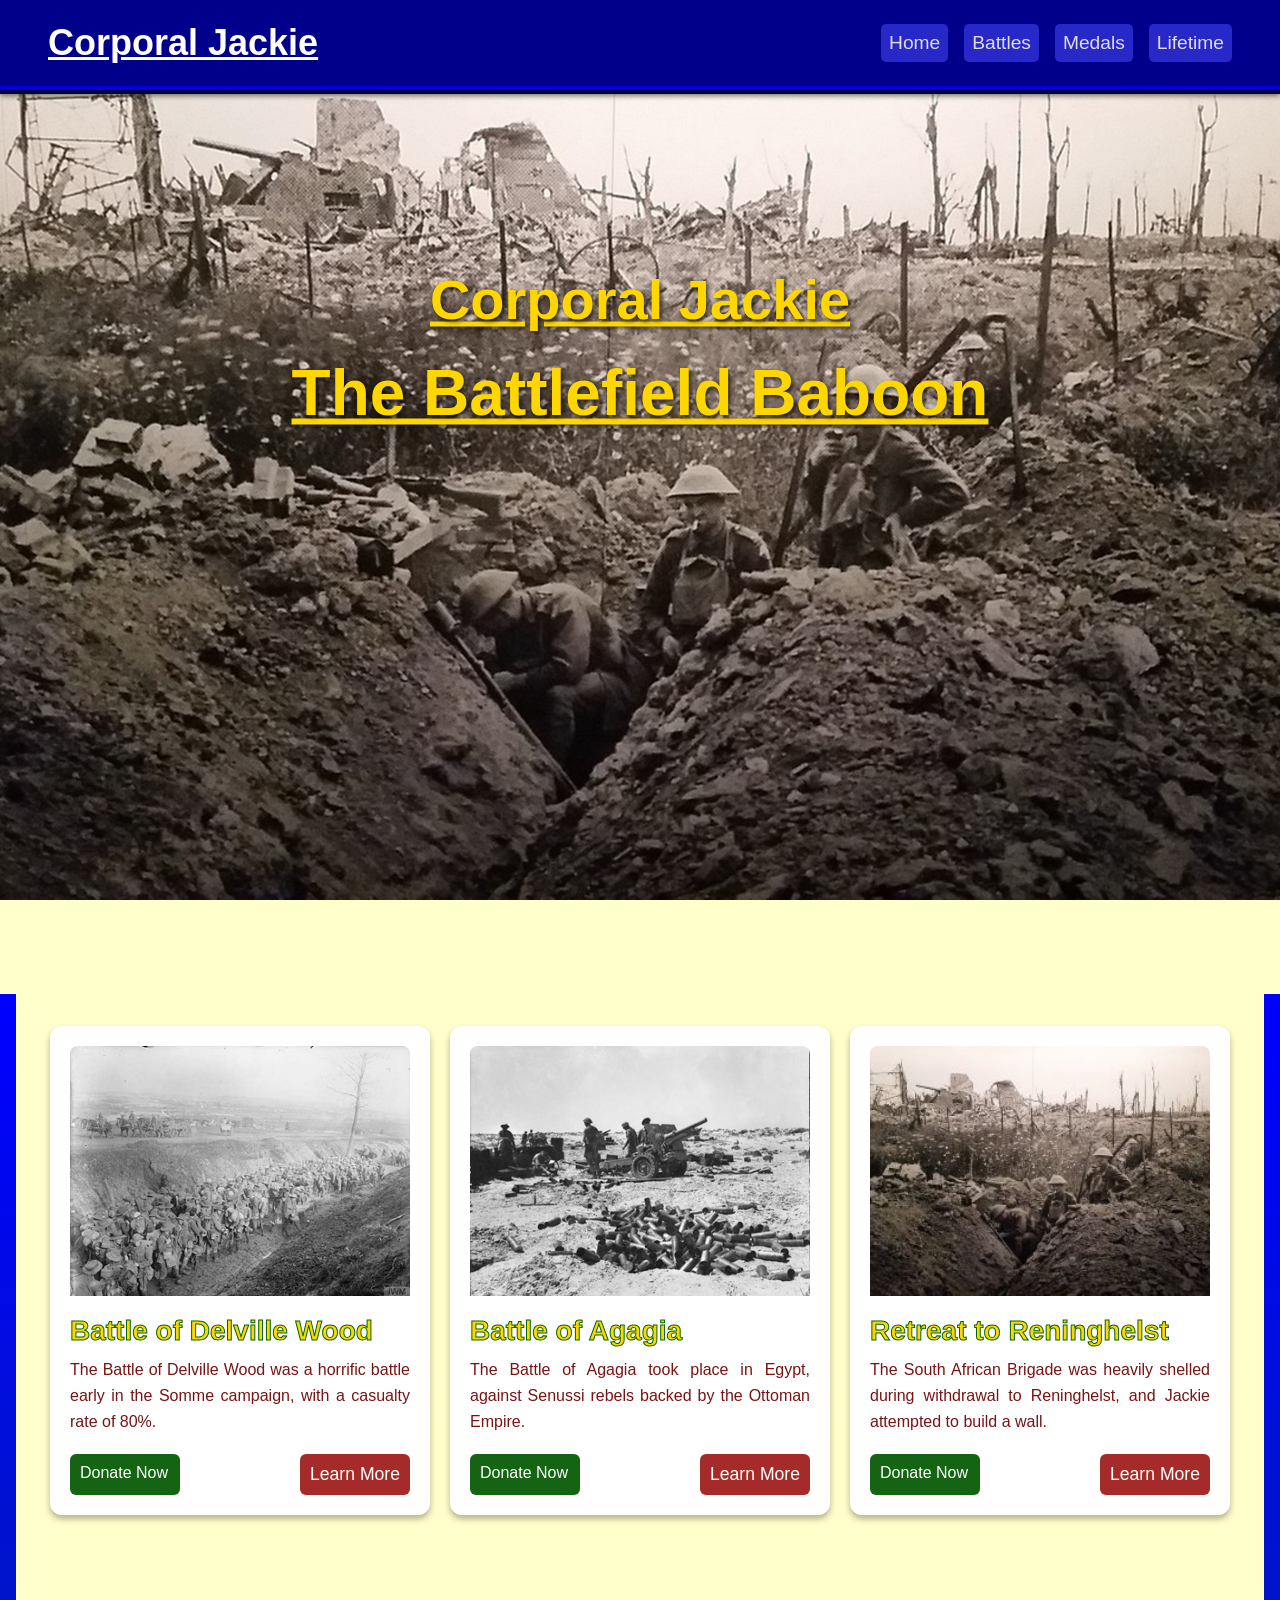
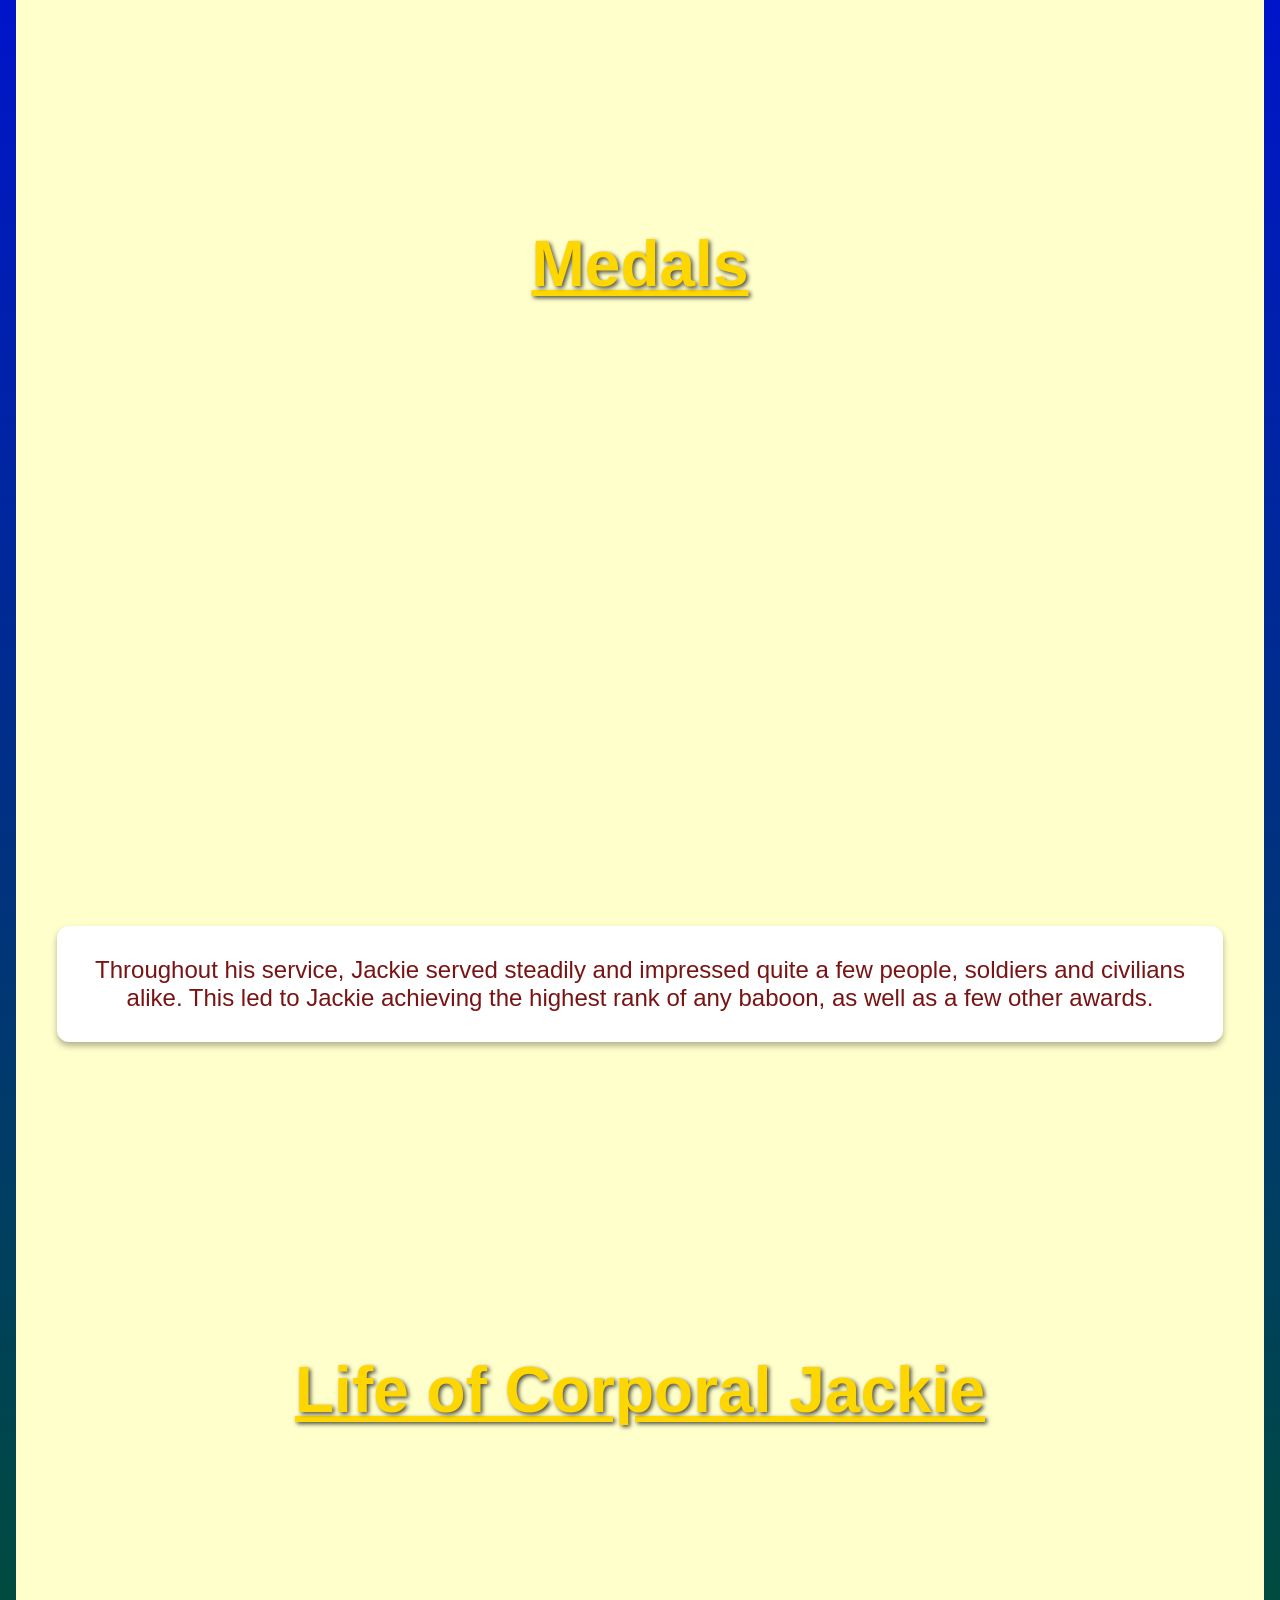
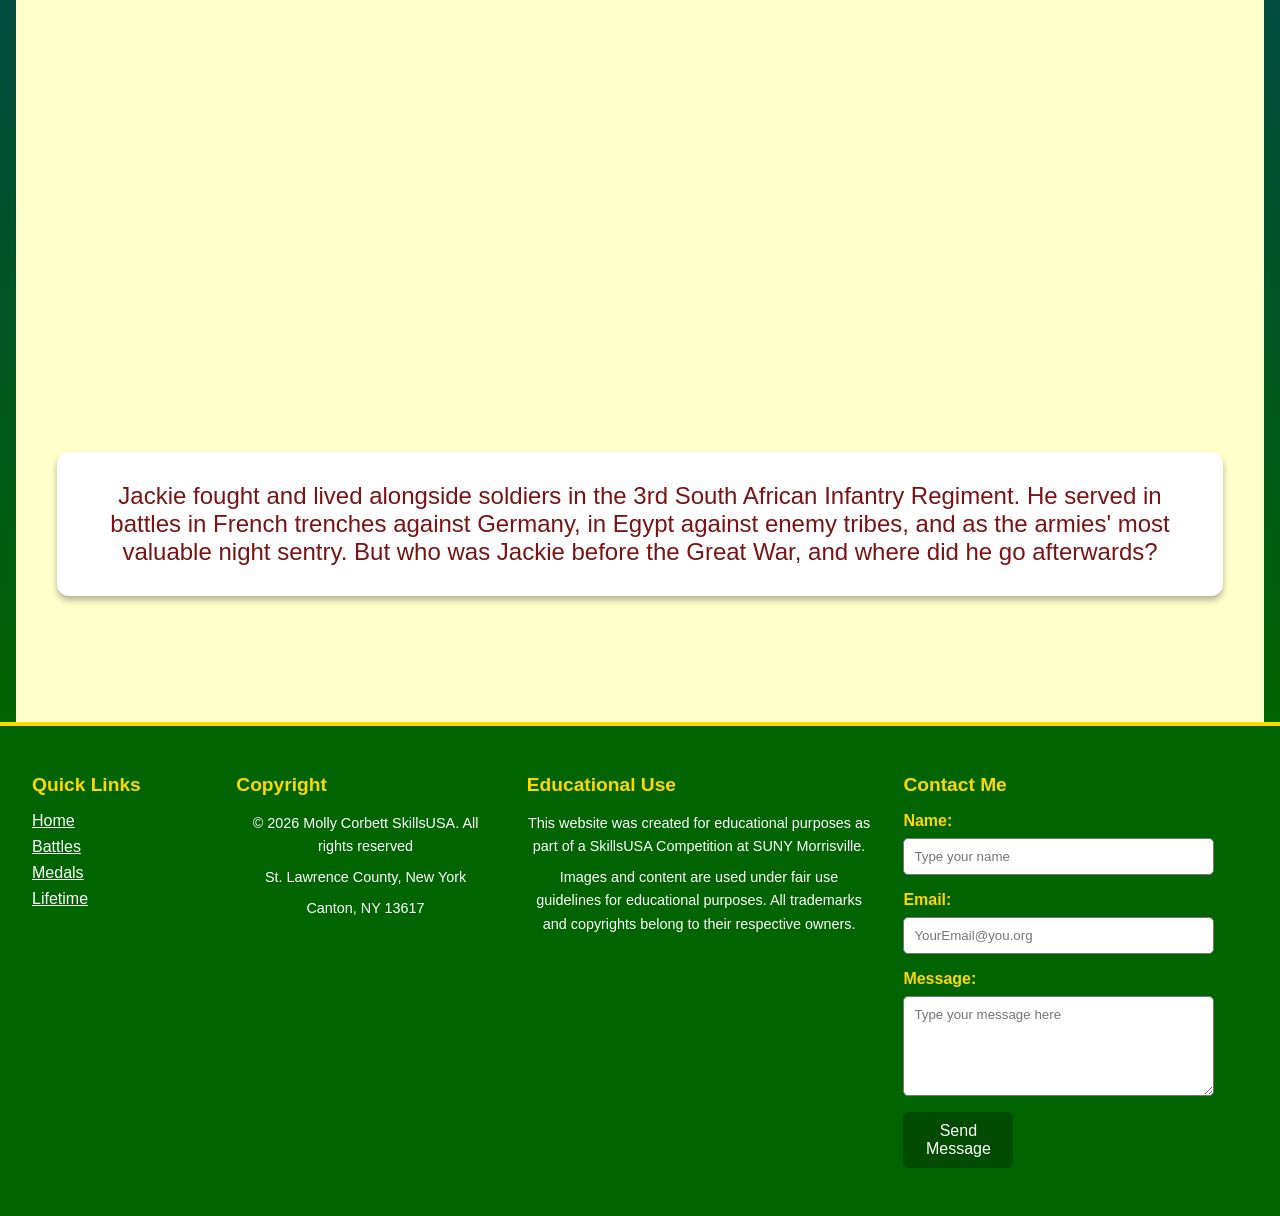
<file: index.html>
<!DOCTYPE html>
<html lang="en">
<head>
    <meta charset="UTF-8">
    <meta name="viewport" content="width=device-width, initial-scale=1.0">
    <title>Corporal Jackie</title>
    <link rel="stylesheet" href="css/styles.css">
</head>
<body>
    <header>
        <div class="nav-container">
            <div class="logo">
                <h2>Corporal Jackie</h2>
            </div>
            <nav>
                <ul class="nav-menu">
                    <li><a href="#home">Home</a></li>
                    <li><a href="#cards">Battles</a></li>
                    <li><a href="pages/medals.html">Medals</a></li>
                    <li><a href="pages/summary.html">Lifetime</a></li>
                </ul>
            </nav>
        </div>
        <section class="hero hero1" id="home">
            <div class="hero-content">
                <h1>Corporal Jackie</h1>
                <h2>The Battlefield Baboon</h2>
            </div>
        </section>
    </header>
    <main>
        <!-- Turn Cards to battles -->
        <section id="cards">
            <div class="card-container">
                <div class="card">
                    <img src="images/the-battle-of-the-somme-375.jpg" alt="A line of soldiers marching through a sunken path">
                    <h3>Battle of Delville Wood</h3>
                    <p>The Battle of Delville Wood was a horrific battle early in the Somme campaign, with a casualty rate of 80&percnt;.</p>
                    <div class="btn-box">
                        <a href="https://www.dav.org/" target="_blank" class="btn btn-grn">Donate Now</a>
                        <a href="pages/delville.html" class="btn btn-red">Learn More</a>
                    </div>
                </div>
                <div class="card">
                    <img src="images/egypt_agagia_img_375.jpg" alt="Some soldiers man an artillery gun behind a pit of empty rounds">
                    <h3>Battle of Agagia</h3>
                    <p>The Battle of Agagia took place in Egypt, against Senussi rebels backed by the Ottoman Empire.</p>
                    <div class="btn-box">
                        <a href="https://www.dav.org/" target="_blank" class="btn btn-grn">Donate Now</a>
                        <a href="pages/agagia.html" class="btn btn-red">Learn More</a>
                    </div>
                </div>
                <div class="card">
                    <img src="images/ww1-trenches-mobile.jpg" alt="Soldiers in the trenches of France, behind barbed wire and destroyed buildings">
                    <h3>Retreat to Reninghelst</h3>
                    <p>The South African Brigade was heavily shelled during withdrawal to Reninghelst, and Jackie attempted to build a wall.</p>
                    <div class="btn-box">
                        <a href="https://www.dav.org/" target="_blank" class="btn btn-grn">Donate Now</a>
                        <a href="pages/reninghelst.html" class="btn btn-red">Learn More</a>
                    </div>
                </div>
            </div>
        </section>
        <section class="hero hero2">
            <div class="hero-content">
                <h2>Medals</h2>
            </div>
        </section>
        <section class="article">
            <article class="hero-box">
                <a href="pages/medals.html" class="btn-hero">Throughout his service, Jackie served steadily and impressed quite a few people, soldiers and civilians alike. This led to Jackie achieving the highest rank of any baboon, as well as a few other awards.</a>
            </article>
        </section>
        <section class="hero hero3">
            <div class="hero-content">
                <h2>Life of Corporal Jackie</h2>
            </div>
        </section>
        <section class="article">
            <article class="hero-box hero-box3">
                <a href="pages/summary.html" class="btn-hero">Jackie fought and lived alongside soldiers in the 3rd South African Infantry Regiment. He served in battles in French trenches against Germany, in Egypt against enemy tribes, and as the armies' most valuable night sentry. But who was Jackie before the Great War, and where did he go afterwards?</a>
            </article>
        </section>
    </main>
    <footer class="footer">
        <div class="footer-container">
            <div class="footer-grid">
                <div class="footer-section footer-nav">
                    <h3>Quick Links</h3>
                        <ul>
                            <li><a href="#home">Home</a></li>
                            <li><a href="#cards">Battles</a></li>
                            <li><a href="pages/medals.html">Medals</a></li>
                            <li><a href="pages/summary.html">Lifetime</a></li>
                        </ul>
                </div>
                <div class="footer-section footer-copyright">
                    <h3>Copyright</h3>
                        <p>&copy; 2026 Molly Corbett SkillsUSA. All rights reserved</p>
                        <p>St. Lawrence County, New York</p>
                        <p>Canton, NY 13617</p>
                </div>
                <div class="footer-section footer-disclaimer">
                    <h3>Educational Use</h3>
                        <p>This website was created for educational purposes as part of a SkillsUSA Competition at SUNY Morrisville.</p>
                        <p>Images and content are used under fair use guidelines for educational purposes. All trademarks and copyrights belong to their respective owners.</p>
                </div>
                <div class="footer-section footer-contact">
                    <h3>Contact Me</h3>
                        <form action="mailto:cte-molly.corbett@sllboces.org" method="POST" enctype="text/plain">
                            <!-- Name Field -->
                            <label for="name">Name:</label>
                            <input type="text" id="name" name="name" required placeholder="Type your name">
                            <!-- Email Field -->
                            <label for="email">Email:</label>
                            <input type="email" id="email" name="email" required placeholder="YourEmail@you.org">
                            <!-- Message Field -->
                            <label for="message">Message:</label>
                            <textarea name="message" id="message" required placeholder="Type your message here"></textarea>
                            <!-- TODO: Add submit button with class "btn btn-primary" -->
                            <button type="submit" class="btn btn-foot">Send Message</button>
                        </form>
                </div>
            </div>
        </div>
    </footer>
</body>
</html>
</file>
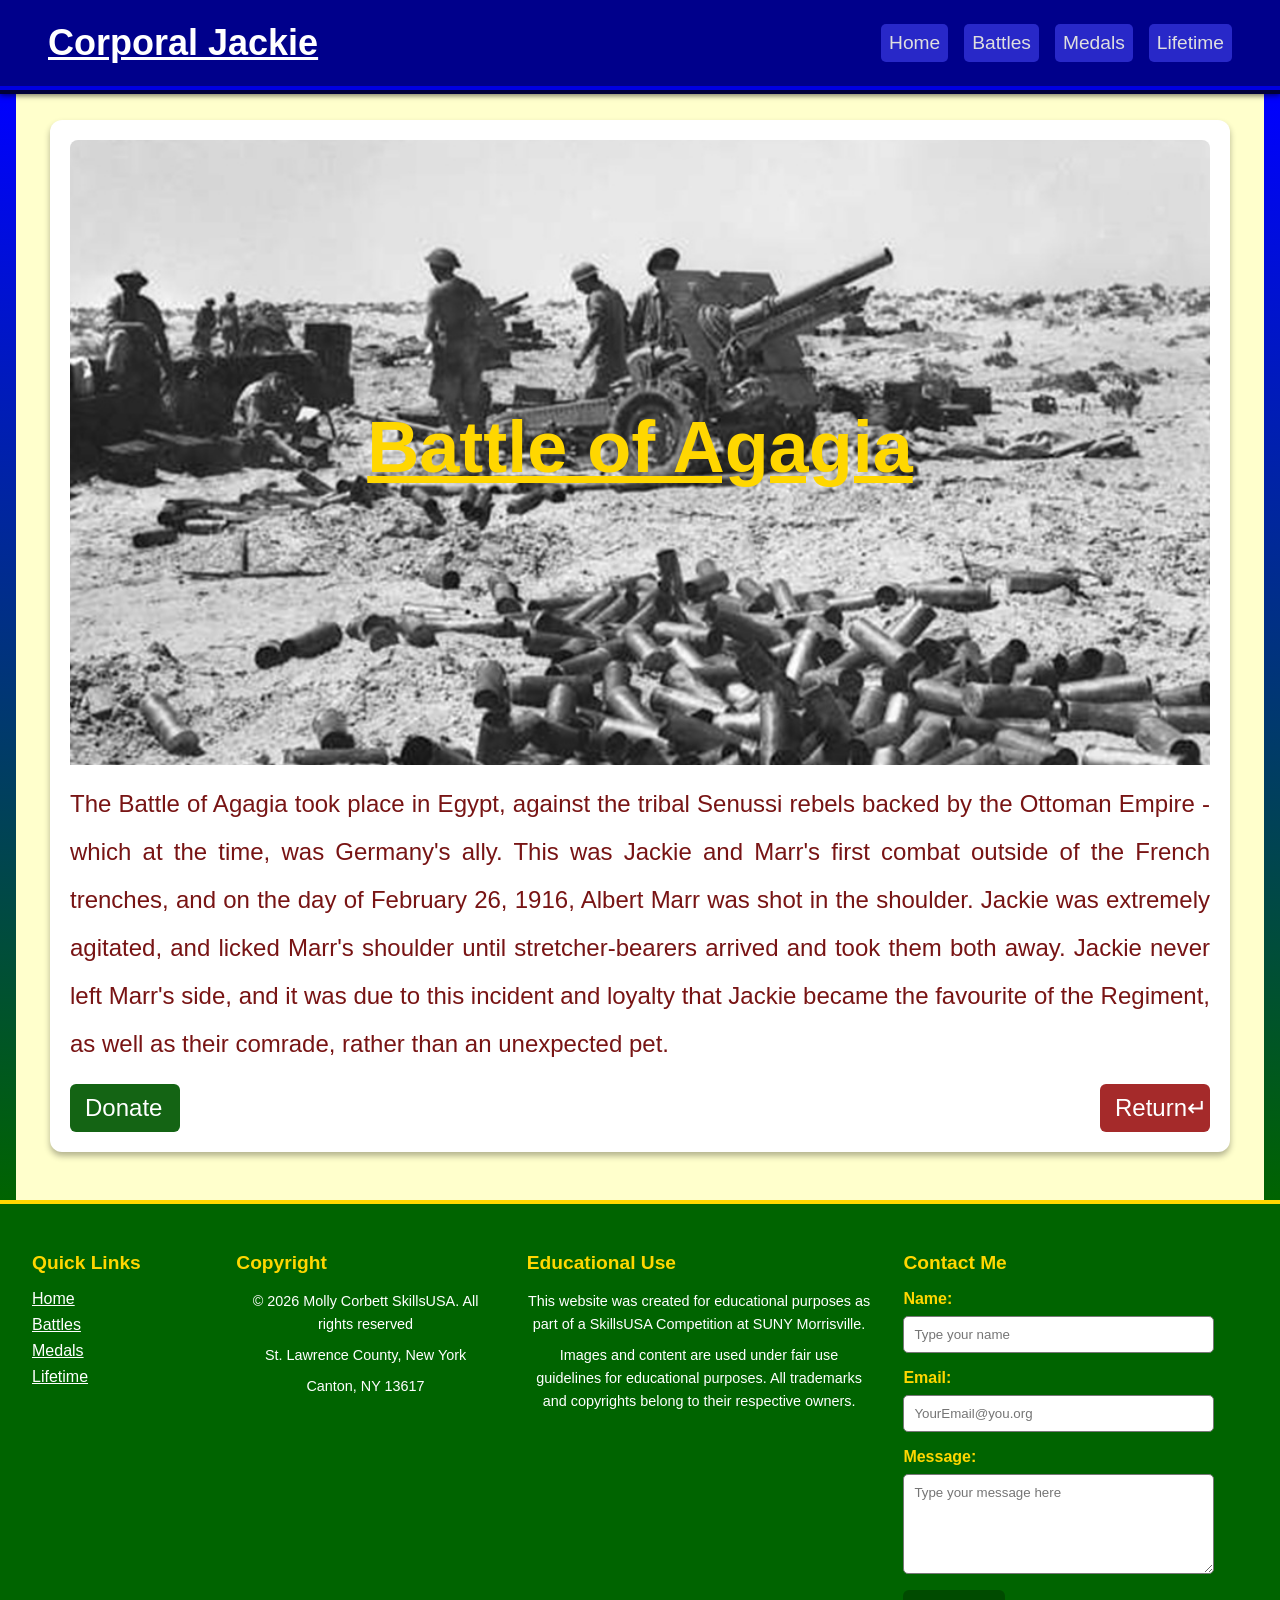
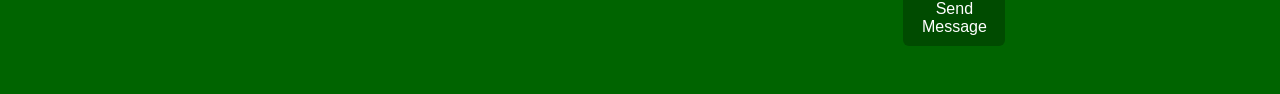
<file: pages/agagia.html>
<!DOCTYPE html>
<html lang="en">
<head>
    <meta charset="UTF-8">
    <meta name="viewport" content="width=device-width, initial-scale=1.0">
    <title>Battle of Agagia</title>
    <link rel="stylesheet" href="../css/pages.css">
</head>
<body>
    <header>
        <div class="nav-container">
            <div class="logo">
                <h2>Corporal Jackie</h2>
            </div>
            <nav>
                <ul class="nav-menu">
                    <li><a href="../index.html#home">Home</a></li>
                    <li><a href="../index.html#cards">Battles</a></li>
                    <li><a href="medals.html">Medals</a></li>
                    <li><a href="summary.html">Lifetime</a></li>
                </ul>
            </nav>
        </div>
    </header>
    <main>
        <div class="large-container">
            <div class="card-large">
                <section class="agagia-img img">
                    <div class="card-title">
                        <h1>Battle of Agagia</h1>
                    </div>
                </section>
                <p>The Battle of Agagia took place in Egypt, against the tribal Senussi rebels backed by the Ottoman Empire - which at the time, was Germany's ally. This was Jackie and Marr's first combat outside of the French trenches, and on the day of February 26, 1916, Albert Marr was shot in the shoulder. Jackie was extremely agitated, and licked Marr's shoulder until stretcher-bearers arrived and took them both away. Jackie never left Marr's side, and it was due to this incident and loyalty that Jackie became the favourite of the Regiment, as well as their comrade, rather than an unexpected pet.</p>
                <div class="btn-box">
                    <a href="https://www.dav.org/" target="_blank" class="btn grn">Donate</a>
                    <a href="../index.html" class="btn red">Return&crarr;</a>
                </div>
            </div>
        </div>
    </main>
    <footer class="footer">
        <div class="footer-container">
            <div class="footer-grid">
                <div class="footer-section footer-nav">
                    <h3>Quick Links</h3>
                        <ul>
                            <li><a href="#home">Home</a></li>
                            <li><a href="#cards">Battles</a></li>
                            <li><a href="pages/medals.html">Medals</a></li>
                            <li><a href="pages/summary.html">Lifetime</a></li>
                        </ul>
                </div>
                <div class="footer-section footer-copyright">
                    <h3>Copyright</h3>
                        <p>&copy; 2026 Molly Corbett SkillsUSA. All rights reserved</p>
                        <p>St. Lawrence County, New York</p>
                        <p>Canton, NY 13617</p>
                </div>
                <div class="footer-section footer-disclaimer">
                    <h3>Educational Use</h3>
                        <p>This website was created for educational purposes as part of a SkillsUSA Competition at SUNY Morrisville.</p>
                        <p>Images and content are used under fair use guidelines for educational purposes. All trademarks and copyrights belong to their respective owners.</p>
                </div>
                <div class="footer-section footer-contact">
                    <h3>Contact Me</h3>
                        <form action="mailto:cte-molly.corbett@sllboces.org" method="POST" enctype="text/plain">
                            <!-- Name Field -->
                            <label for="name">Name:</label>
                            <input type="text" id="name" name="name" required placeholder="Type your name">
                            <!-- Email Field -->
                            <label for="email">Email:</label>
                            <input type="email" id="email" name="email" required placeholder="YourEmail@you.org">
                            <!-- Message Field -->
                            <label for="message">Message:</label>
                            <textarea name="message" id="message" required placeholder="Type your message here"></textarea>
                            <!-- TODO: Add submit button with class "btn btn-primary" -->
                            <button type="submit" class="btn-foot">Send Message</button>
                        </form>
                </div>
            </div>
        </div>
    </footer>
</body>
</html>
</file>
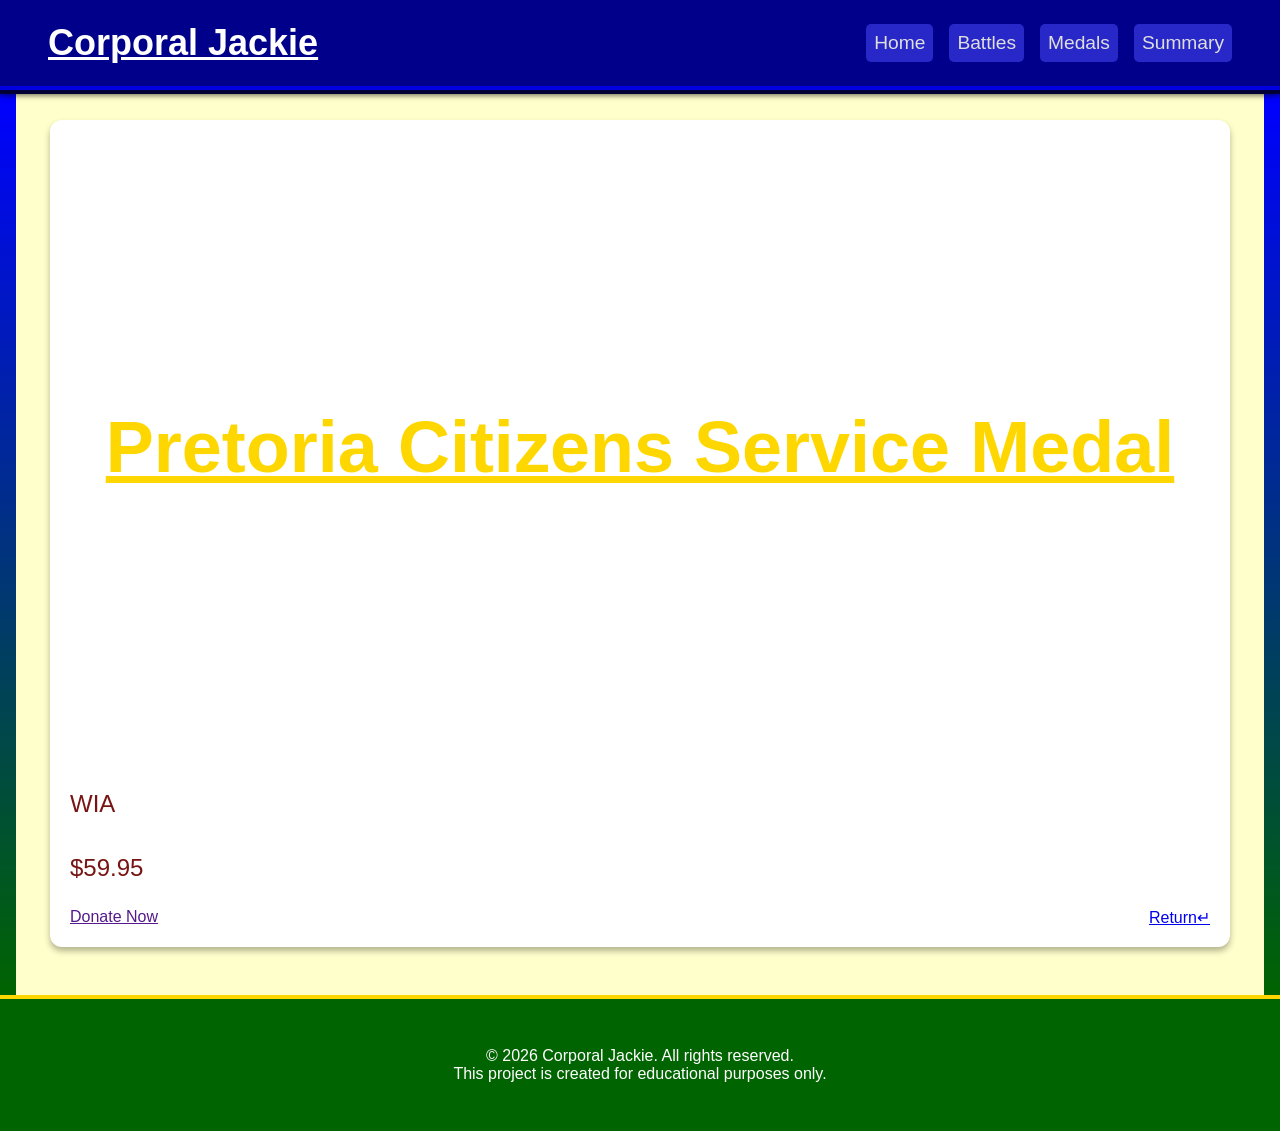
<file: pages/awards.html>
<!DOCTYPE html>
<html lang="en">
<head>
    <meta charset="UTF-8">
    <meta name="viewport" content="width=device-width, initial-scale=1.0">
    <title>Battle of the Somme</title>
    <link rel="stylesheet" href="../css/pages.css">
</head>
<body>
    <header>
        <div class="nav-container">
            <div class="logo">
                <h2>Corporal Jackie</h2>
            </div>
            <nav>
                <ul class="nav-menu">
                    <li><a href="../index.html#home">Home</a></li>
                    <li><a href="../index.html#cards">Battles</a></li>
                    <li><a href="#medals">Medals</a></li>
                    <li><a href="#summary">Summary</a></li>
                </ul>
            </nav>
        </div>
    </header>
    <main>
        <div class="large-container">
            <div class="card-large">
                <section class="img">
                    <div class="card-title">
                        <h1>Pretoria Citizens Service Medal</h1>
                    </div>
                </section>
                <p>WIA</p>
                <p class="price">$59.95</p>
                <div class="btn-box">
                    <a href="" target="_blank" class="btn-grn">Donate Now</a>
                    <a href="../index.html" class="btn-red">Return&crarr;</a>
                </div>
            </div>
        </div>
    </main>
    <footer>
        <div class="footer">
            <p>&copy; 2026 Corporal Jackie. All rights reserved.</p>
            <p>This project is created for educational purposes only.</p>
        </div>
    </footer>
</body>
</html>
</file>
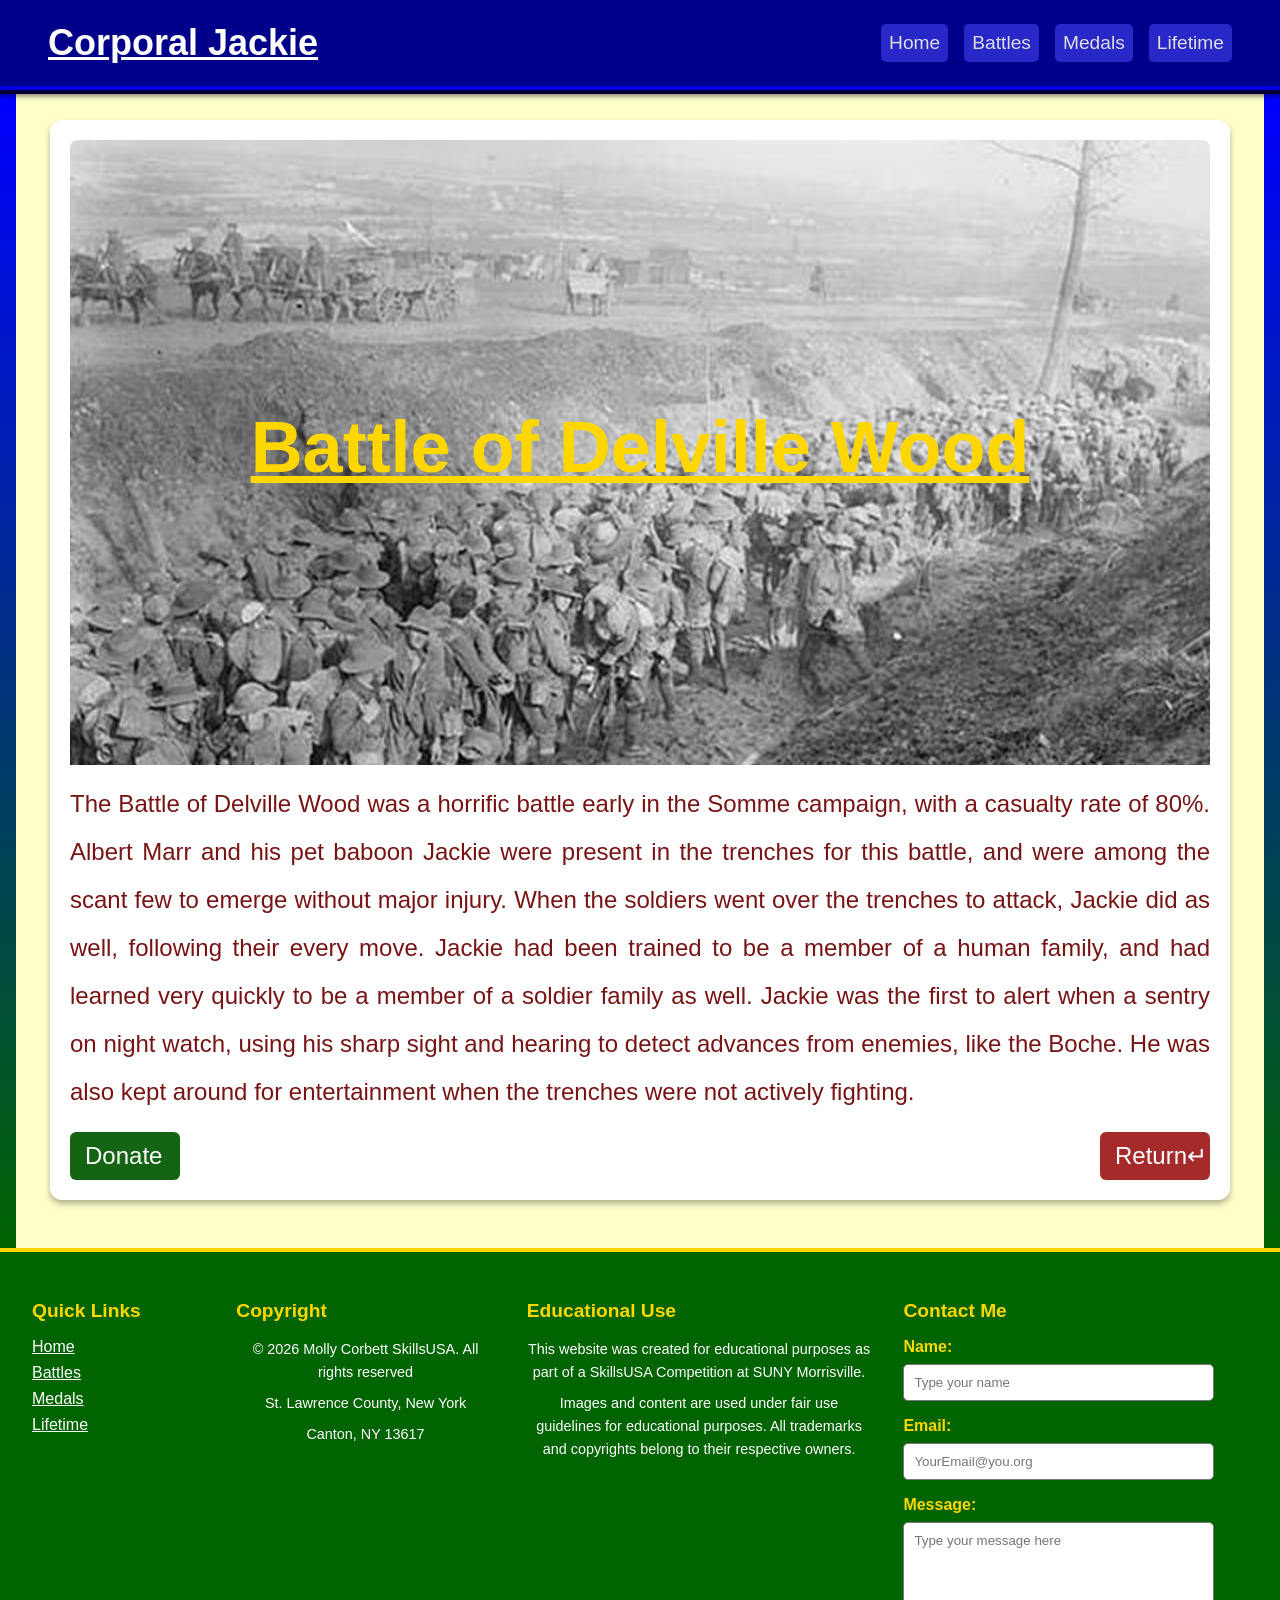
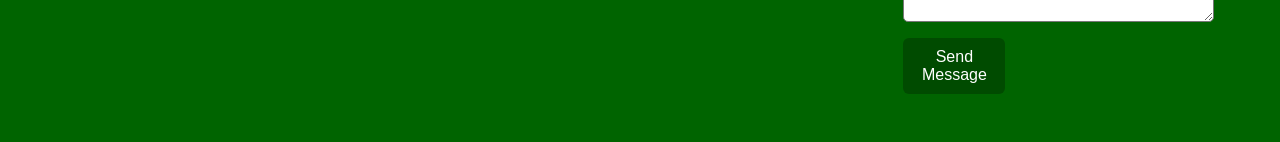
<file: pages/delville.html>
<!DOCTYPE html>
<html lang="en">
<head>
    <meta charset="UTF-8">
    <meta name="viewport" content="width=device-width, initial-scale=1.0">
    <title>Battle of Delville Wood</title>
    <link rel="stylesheet" href="../css/pages.css">
</head>
<body>
    <header>
        <div class="nav-container">
            <div class="logo">
                <h2>Corporal Jackie</h2>
            </div>
            <nav>
                <ul class="nav-menu">
                    <li><a href="../index.html#home">Home</a></li>
                    <li><a href="../index.html#cards">Battles</a></li>
                    <li><a href="medals.html">Medals</a></li>
                    <li><a href="summary.html">Lifetime</a></li>
                </ul>
            </nav>
        </div>
    </header>
    <main>
        <div class="large-container">
            <div class="card-large">
                <section class="delville-img img">
                    <div class="card-title">
                        <h1>Battle of Delville Wood</h1>
                    </div>
                </section>
                <p>The Battle of Delville Wood was a horrific battle early in the Somme campaign, with a casualty rate of 80&percnt;. Albert Marr and his pet baboon Jackie were present in the trenches for this battle, and were among the scant few to emerge without major injury. When the soldiers went over the trenches to attack, Jackie did as well, following their every move. Jackie had been trained to be a member of a human family, and had learned very quickly to be a member of a soldier family as well. Jackie was the first to alert when a sentry on night watch, using his sharp sight and hearing to detect advances from enemies, like the Boche. He was also kept around for entertainment when the trenches were not actively fighting.</p>
                <div class="btn-box">
                    <a href="https://www.dav.org/" target="_blank" class="btn grn">Donate</a>
                    <a href="../index.html" class="btn red">Return&crarr;</a>
                </div>
            </div>
        </div>
    </main>
    <footer class="footer">
        <div class="footer-container">
            <div class="footer-grid">
                <div class="footer-section footer-nav">
                    <h3>Quick Links</h3>
                        <ul>
                            <li><a href="#home">Home</a></li>
                            <li><a href="#cards">Battles</a></li>
                            <li><a href="pages/medals.html">Medals</a></li>
                            <li><a href="pages/summary.html">Lifetime</a></li>
                        </ul>
                </div>
                <div class="footer-section footer-copyright">
                    <h3>Copyright</h3>
                        <p>&copy; 2026 Molly Corbett SkillsUSA. All rights reserved</p>
                        <p>St. Lawrence County, New York</p>
                        <p>Canton, NY 13617</p>
                </div>
                <div class="footer-section footer-disclaimer">
                    <h3>Educational Use</h3>
                        <p>This website was created for educational purposes as part of a SkillsUSA Competition at SUNY Morrisville.</p>
                        <p>Images and content are used under fair use guidelines for educational purposes. All trademarks and copyrights belong to their respective owners.</p>
                </div>
                <div class="footer-section footer-contact">
                    <h3>Contact Me</h3>
                        <form action="mailto:cte-molly.corbett@sllboces.org" method="POST" enctype="text/plain">
                            <!-- Name Field -->
                            <label for="name">Name:</label>
                            <input type="text" id="name" name="name" required placeholder="Type your name">
                            <!-- Email Field -->
                            <label for="email">Email:</label>
                            <input type="email" id="email" name="email" required placeholder="YourEmail@you.org">
                            <!-- Message Field -->
                            <label for="message">Message:</label>
                            <textarea name="message" id="message" required placeholder="Type your message here"></textarea>
                            <!-- TODO: Add submit button with class "btn btn-primary" -->
                            <button type="submit" class="btn-foot">Send Message</button>
                        </form>
                </div>
            </div>
        </div>
    </footer>
</body>
</html>
</file>
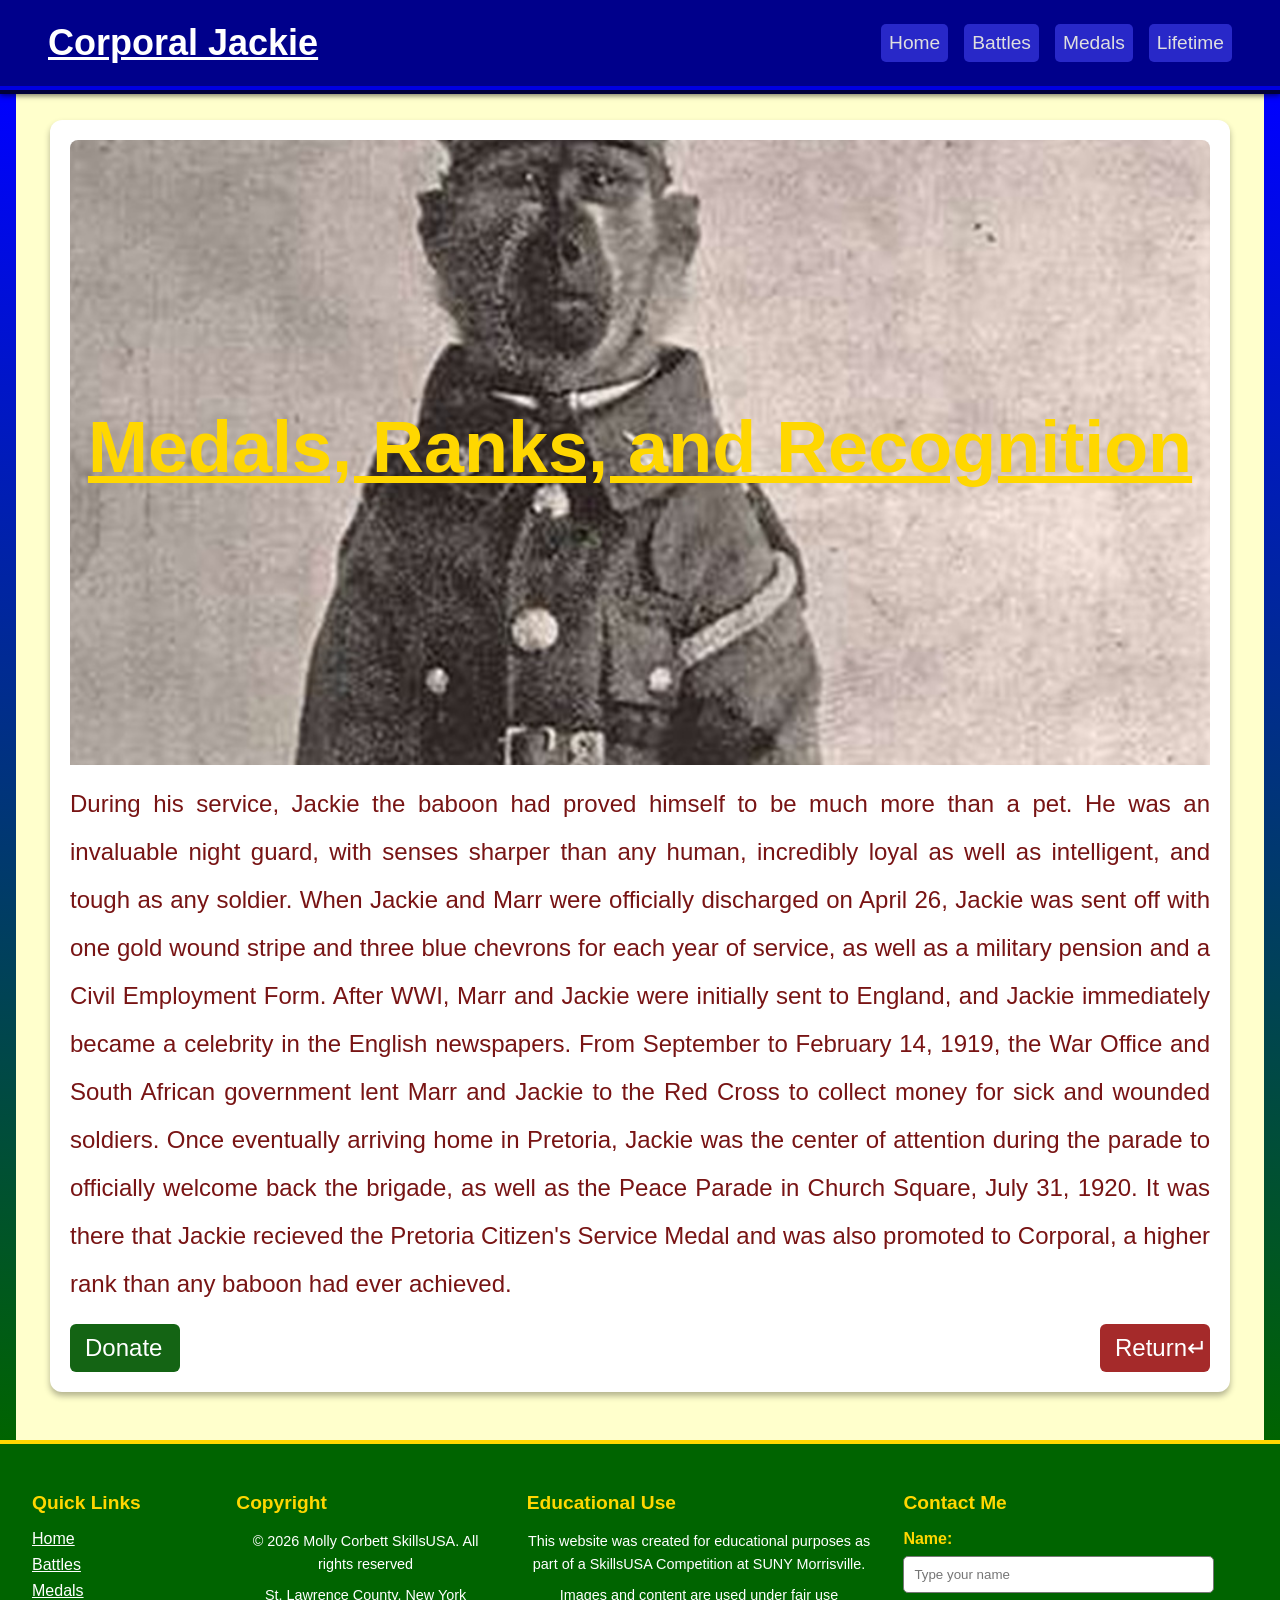
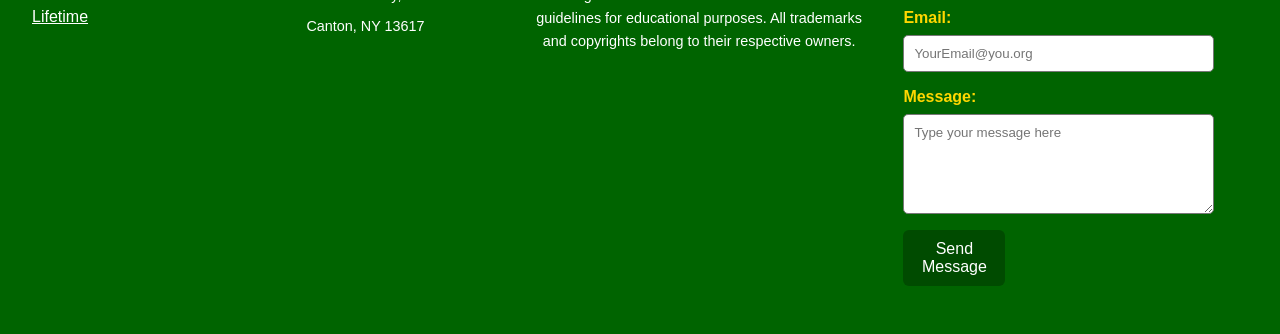
<file: pages/medals.html>
<!DOCTYPE html>
<html lang="en">
<head>
    <meta charset="UTF-8">
    <meta name="viewport" content="width=device-width, initial-scale=1.0">
    <title>Medals &amp; Awards</title>
    <link rel="stylesheet" href="../css/pages.css">
</head>
<body>
    <header>
        <div class="nav-container">
            <div class="logo">
                <h2>Corporal Jackie</h2>
            </div>
            <nav>
                <ul class="nav-menu">
                    <li><a href="../index.html#home">Home</a></li>
                    <li><a href="../index.html#cards">Battles</a></li>
                    <li><a href="medals.html">Medals</a></li>
                    <li><a href="summary.html">Lifetime</a></li>
                </ul>
            </nav>
        </div>
    </header>
    <main>
        <div class="large-container">
            <div class="card-large">
                <section class="jackie-img img">
                    <div class="card-title">
                        <h1>Medals, Ranks, and Recognition</h1>
                    </div>
                </section>
                <p>During his service, Jackie the baboon had proved himself to be much more than a pet. He was an invaluable night guard, with senses sharper than any human, incredibly loyal as well as intelligent, and tough as any soldier. When Jackie and Marr were officially discharged on April 26, Jackie was sent off with one gold wound stripe and three blue chevrons for each year of service, as well as a military pension and a Civil Employment Form. After WWI, Marr and Jackie were initially sent to England, and Jackie immediately became a celebrity in the English newspapers. From September to February 14, 1919, the War Office and South African government lent Marr and Jackie to the Red Cross to collect money for sick and wounded soldiers. Once eventually arriving home in Pretoria, Jackie was the center of attention during the parade to officially welcome back the brigade, as well as the Peace Parade in Church Square, July 31, 1920. It was there that Jackie recieved the Pretoria Citizen's Service Medal and was also promoted to Corporal, a higher rank than any baboon had ever achieved.</p>
                <div class="btn-box">
                    <a href="https://www.dav.org/" target="_blank" class="btn grn">Donate</a>
                    <a href="../index.html" class="btn red">Return&crarr;</a>
                </div>
            </div>
        </div>
    </main>
    <footer class="footer">
        <div class="footer-container">
            <div class="footer-grid">
                <div class="footer-section footer-nav">
                    <h3>Quick Links</h3>
                        <ul>
                            <li><a href="#home">Home</a></li>
                            <li><a href="#cards">Battles</a></li>
                            <li><a href="pages/medals.html">Medals</a></li>
                            <li><a href="pages/summary.html">Lifetime</a></li>
                        </ul>
                </div>
                <div class="footer-section footer-copyright">
                    <h3>Copyright</h3>
                        <p>&copy; 2026 Molly Corbett SkillsUSA. All rights reserved</p>
                        <p>St. Lawrence County, New York</p>
                        <p>Canton, NY 13617</p>
                </div>
                <div class="footer-section footer-disclaimer">
                    <h3>Educational Use</h3>
                        <p>This website was created for educational purposes as part of a SkillsUSA Competition at SUNY Morrisville.</p>
                        <p>Images and content are used under fair use guidelines for educational purposes. All trademarks and copyrights belong to their respective owners.</p>
                </div>
                <div class="footer-section footer-contact">
                    <h3>Contact Me</h3>
                        <form action="mailto:cte-molly.corbett@sllboces.org" method="POST" enctype="text/plain">
                            <!-- Name Field -->
                            <label for="name">Name:</label>
                            <input type="text" id="name" name="name" required placeholder="Type your name">
                            <!-- Email Field -->
                            <label for="email">Email:</label>
                            <input type="email" id="email" name="email" required placeholder="YourEmail@you.org">
                            <!-- Message Field -->
                            <label for="message">Message:</label>
                            <textarea name="message" id="message" required placeholder="Type your message here"></textarea>
                            <!-- TODO: Add submit button with class "btn btn-primary" -->
                            <button type="submit" class="btn-foot">Send Message</button>
                        </form>
                </div>
            </div>
        </div>
    </footer>
</body>
</html>
</file>
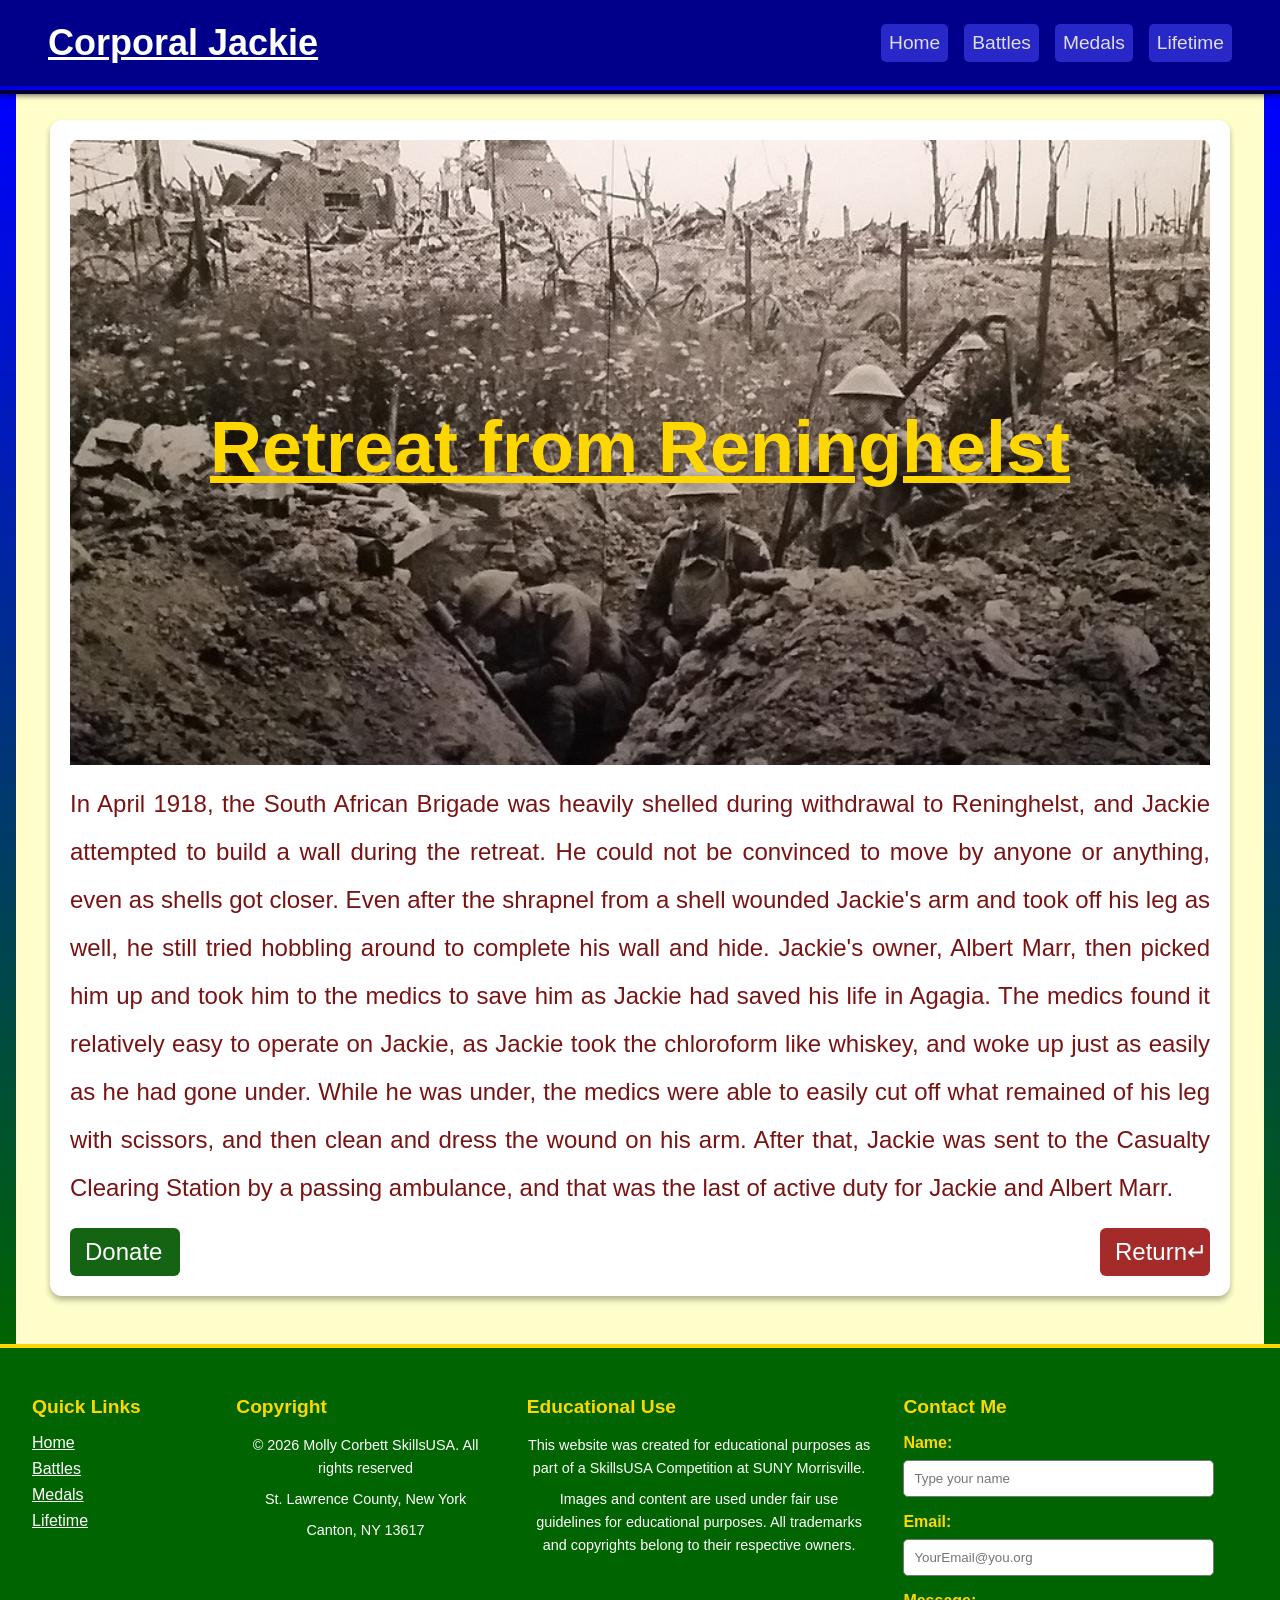
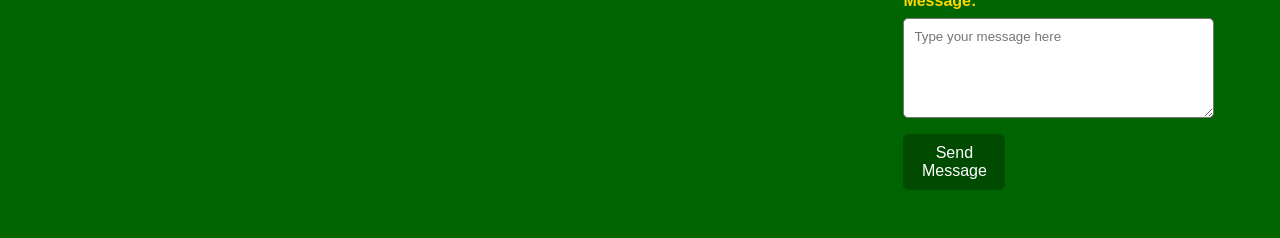
<file: pages/reninghelst.html>
<!DOCTYPE html>
<html lang="en">
<head>
    <meta charset="UTF-8">
    <meta name="viewport" content="width=device-width, initial-scale=1.0">
    <title>Retreat from Reninghelst</title>
    <link rel="stylesheet" href="../css/pages.css">
</head>
<body>
    <header>
        <div class="nav-container">
            <div class="logo">
                <h2>Corporal Jackie</h2>
            </div>
            <nav>
                <ul class="nav-menu">
                    <li><a href="../index.html#home">Home</a></li>
                    <li><a href="../index.html#cards">Battles</a></li>
                    <li><a href="medals.html">Medals</a></li>
                    <li><a href="summary.html">Lifetime</a></li>
                </ul>
            </nav>
        </div>
    </header>
    <main>
        <div class="large-container">
            <div class="card-large">
                <section class="renin-img img">
                    <div class="card-title">
                        <h1>Retreat from Reninghelst</h1>
                    </div>
                </section>
                <p>In April 1918, the South African Brigade was heavily shelled during withdrawal to Reninghelst, and Jackie attempted to build a wall during the retreat. He could not be convinced to move by anyone or anything, even as shells got closer. Even after the shrapnel from a shell wounded Jackie's arm and took off his leg as well, he still tried hobbling around to complete his wall and hide. Jackie's owner, Albert Marr, then picked him up and took him to the medics to save him as Jackie had saved his life in Agagia. The medics found it relatively easy to operate on Jackie, as Jackie took the chloroform like whiskey, and woke up just as easily as he had gone under. While he was under, the medics were able to easily cut off what remained of his leg with scissors, and then clean and dress the wound on his arm. After that, Jackie was sent to the Casualty Clearing Station by a passing ambulance, and that was the last of active duty for Jackie and Albert Marr.</p>
                <div class="btn-box">
                    <a href="https://www.dav.org/" target="_blank" class="btn grn">Donate</a>
                    <a href="../index.html" class="btn red">Return&crarr;</a>
                </div>
            </div>
        </div>
    </main>
    <footer class="footer">
        <div class="footer-container">
            <div class="footer-grid">
                <div class="footer-section footer-nav">
                    <h3>Quick Links</h3>
                        <ul>
                            <li><a href="#home">Home</a></li>
                            <li><a href="#cards">Battles</a></li>
                            <li><a href="pages/medals.html">Medals</a></li>
                            <li><a href="pages/summary.html">Lifetime</a></li>
                        </ul>
                </div>
                <div class="footer-section footer-copyright">
                    <h3>Copyright</h3>
                        <p>&copy; 2026 Molly Corbett SkillsUSA. All rights reserved</p>
                        <p>St. Lawrence County, New York</p>
                        <p>Canton, NY 13617</p>
                </div>
                <div class="footer-section footer-disclaimer">
                    <h3>Educational Use</h3>
                        <p>This website was created for educational purposes as part of a SkillsUSA Competition at SUNY Morrisville.</p>
                        <p>Images and content are used under fair use guidelines for educational purposes. All trademarks and copyrights belong to their respective owners.</p>
                </div>
                <div class="footer-section footer-contact">
                    <h3>Contact Me</h3>
                        <form action="mailto:cte-molly.corbett@sllboces.org" method="POST" enctype="text/plain">
                            <!-- Name Field -->
                            <label for="name">Name:</label>
                            <input type="text" id="name" name="name" required placeholder="Type your name">
                            <!-- Email Field -->
                            <label for="email">Email:</label>
                            <input type="email" id="email" name="email" required placeholder="YourEmail@you.org">
                            <!-- Message Field -->
                            <label for="message">Message:</label>
                            <textarea name="message" id="message" required placeholder="Type your message here"></textarea>
                            <!-- TODO: Add submit button with class "btn btn-primary" -->
                            <button type="submit" class="btn-foot">Send Message</button>
                        </form>
                </div>
            </div>
        </div>
    </footer>
</body>
</html>
</file>
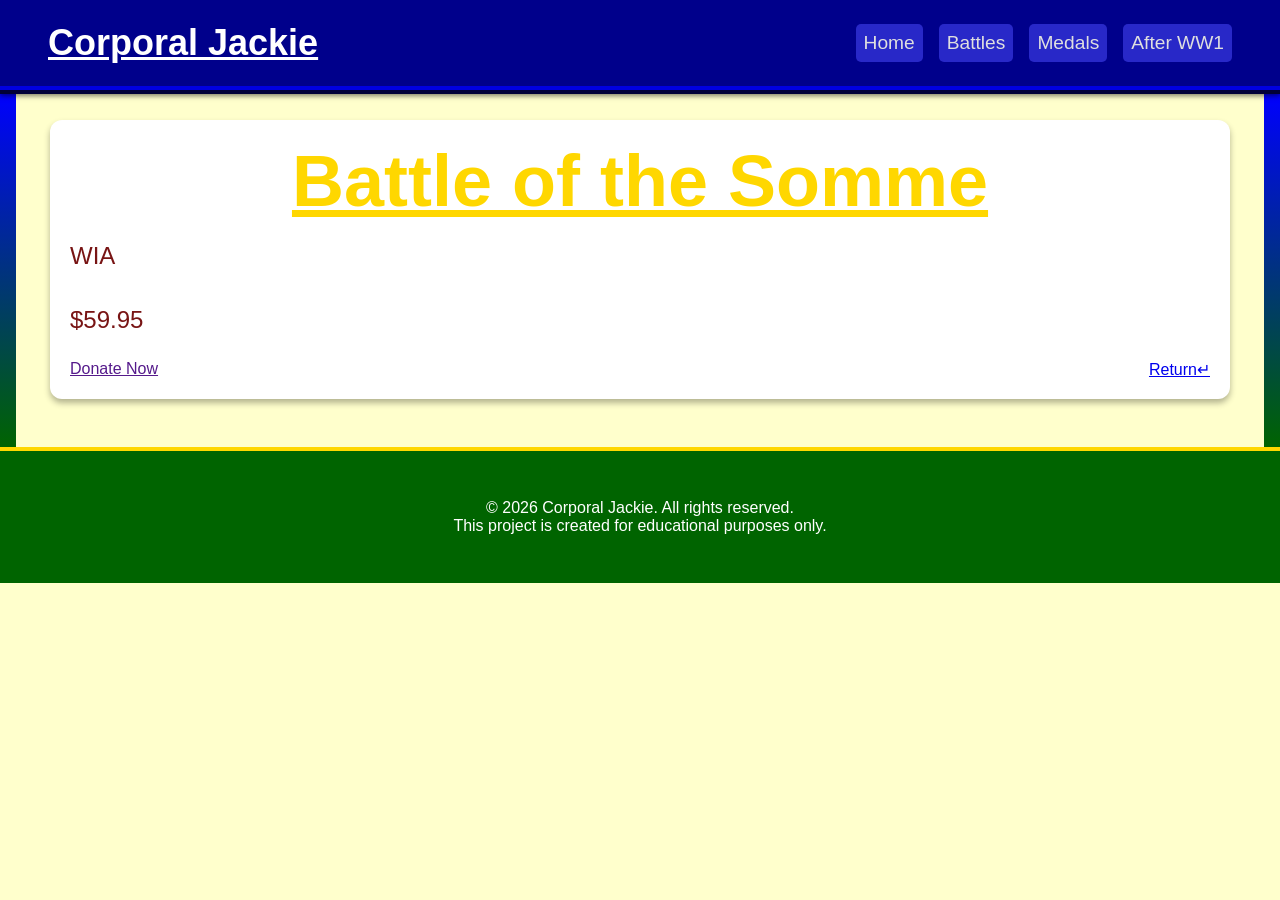
<file: pages/somme.html>
<!DOCTYPE html>
<html lang="en">
<head>
    <meta charset="UTF-8">
    <meta name="viewport" content="width=device-width, initial-scale=1.0">
    <title>Battle of the Somme</title>
    <link rel="stylesheet" href="../css/pages.css">
</head>
<body>
    <header>
        <div class="nav-container">
            <div class="logo">
                <h2>Corporal Jackie</h2>
            </div>
            <nav>
                <ul class="nav-menu">
                    <li><a href="../index.html#home">Home</a></li>
                    <li><a href="../index.html#cards">Battles</a></li>
                    <li><a href="#medals">Medals</a></li>
                    <li><a href="#after">After WW1</a></li>
                </ul>
            </nav>
        </div>
    </header>
    <main>
        <div class="large-container">
            <div class="card-large">
                <section class="rose-img">
                    <div class="card-title">
                        <h1>Battle of the Somme</h1>
                    </div>
                </section>
                <p>WIA</p>
                <p class="price">$59.95</p>
                <div class="btn-box">
                    <a href="" target="_blank" class="btn-grn">Donate Now</a>
                    <a href="../index.html" class="btn-red">Return&crarr;</a>
                </div>
            </div>
        </div>
    </main>
    <footer>
        <div class="footer">
            <p>&copy; 2026 Corporal Jackie. All rights reserved.</p>
            <p>This project is created for educational purposes only.</p>
        </div>
    </footer>
</body>
</html>
</file>
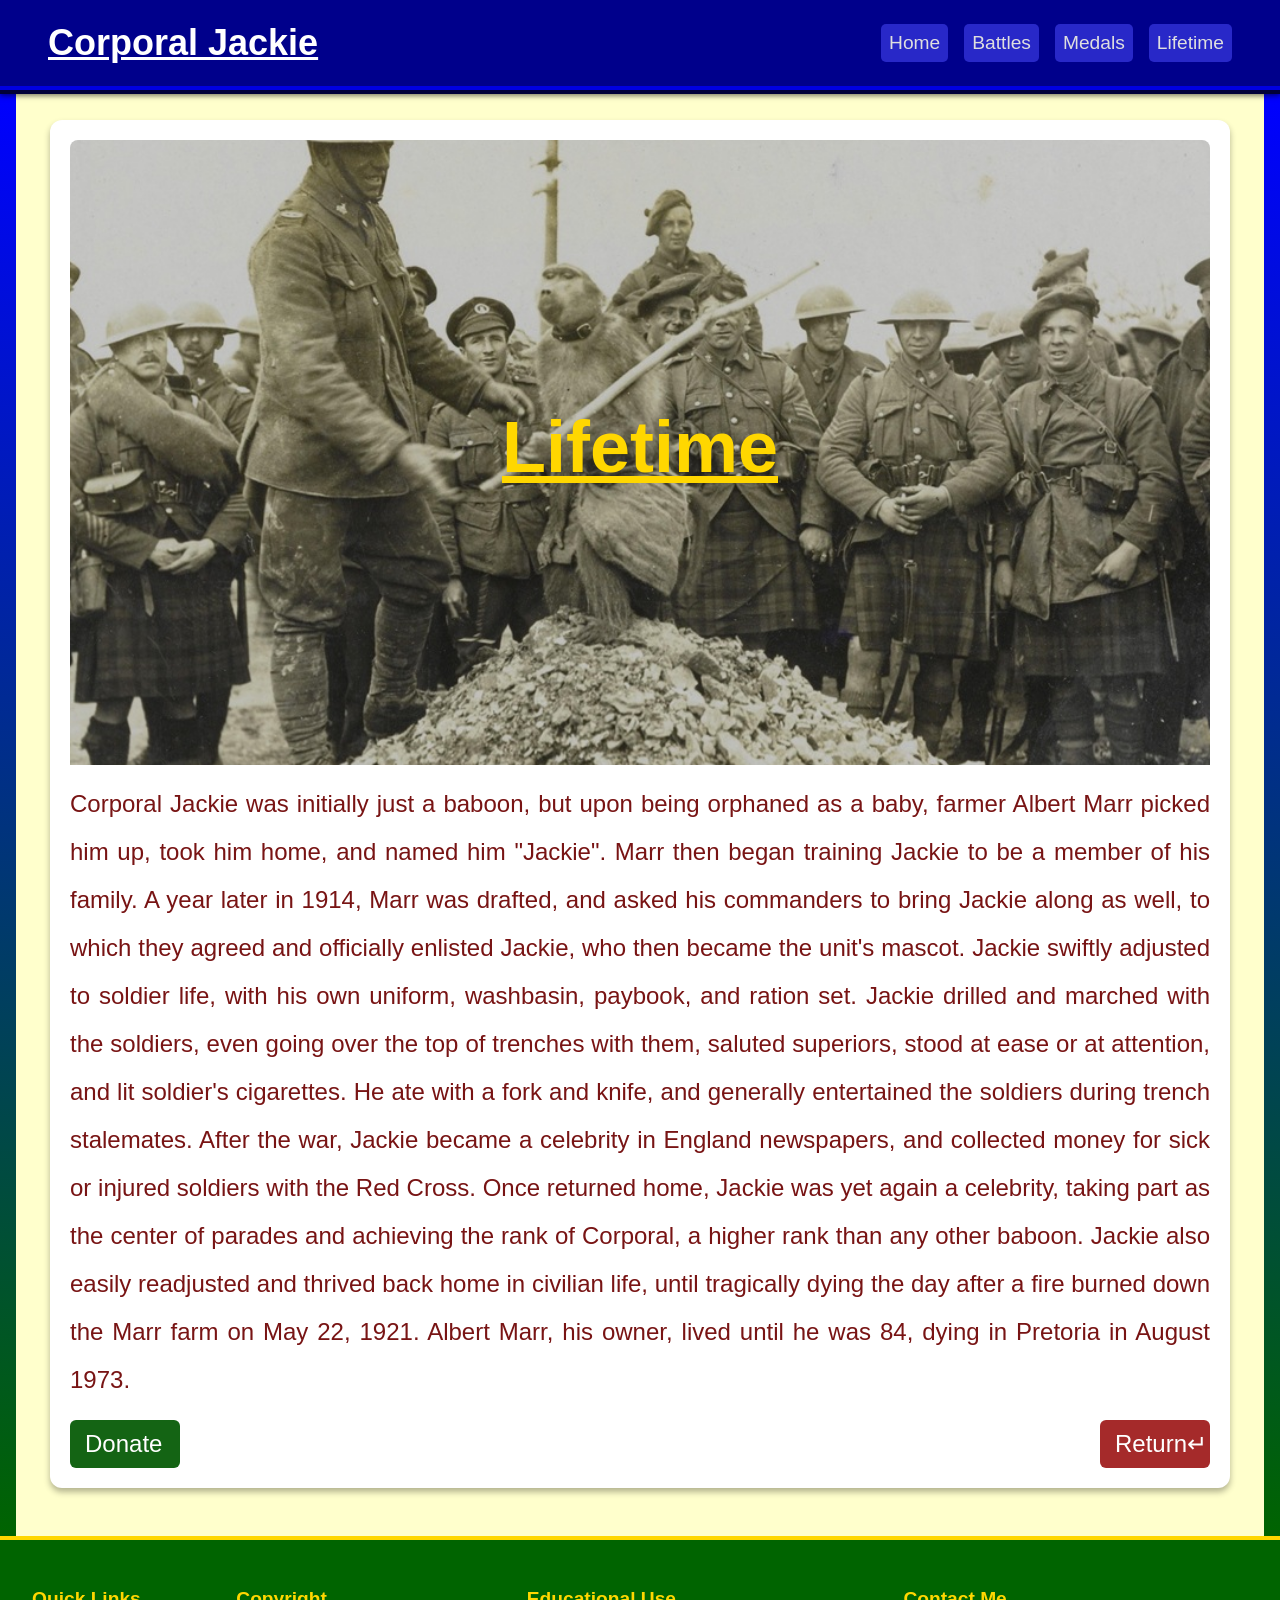
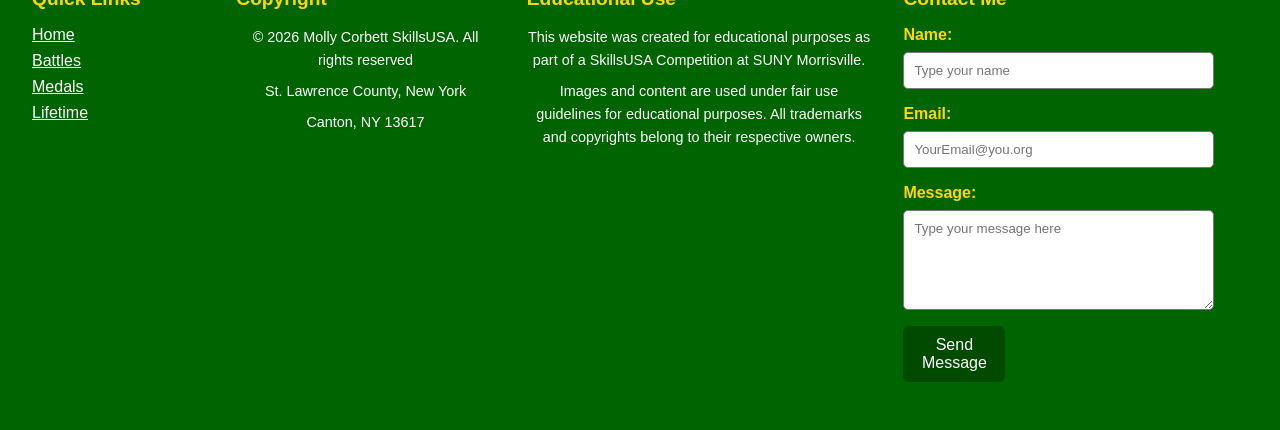
<file: pages/summary.html>
<!DOCTYPE html>
<html lang="en">
<head>
    <meta charset="UTF-8">
    <meta name="viewport" content="width=device-width, initial-scale=1.0">
    <title>Lifetime</title>
    <link rel="stylesheet" href="../css/pages.css">
</head>
<body>
    <header>
        <div class="nav-container">
            <div class="logo">
                <h2>Corporal Jackie</h2>
            </div>
            <nav>
                <ul class="nav-menu">
                    <li><a href="../index.html#home">Home</a></li>
                    <li><a href="../index.html#cards">Battles</a></li>
                    <li><a href="medals.html">Medals</a></li>
                    <li><a href="summary.html">Lifetime</a></li>
                </ul>
            </nav>
        </div>
    </header>
    <main>
        <div class="large-container">
            <div class="card-large">
                <section class="baboon-img img">
                    <div class="card-title">
                        <h1>Lifetime</h1>
                    </div>
                </section>
                <p>Corporal Jackie was initially just a baboon, but upon being orphaned as a baby, farmer Albert Marr picked him up, took him home, and named him "Jackie". Marr then began training Jackie to be a member of his family. A year later in 1914, Marr was drafted, and asked his commanders to bring Jackie along as well, to which they agreed and officially enlisted Jackie, who then became the unit's mascot. Jackie swiftly adjusted to soldier life, with his own uniform, washbasin, paybook, and ration set. Jackie drilled and marched with the soldiers, even going over the top of trenches with them, saluted superiors, stood at ease or at attention, and lit soldier's cigarettes. He ate with a fork and knife, and generally entertained the soldiers during trench stalemates. After the war, Jackie became a celebrity in England newspapers, and collected money for sick or injured soldiers with the Red Cross. Once returned home, Jackie was yet again a celebrity, taking part as the center of parades and achieving the rank of Corporal, a higher rank than any other baboon. Jackie also easily readjusted and thrived back home in civilian life, until tragically dying the day after a fire burned down the Marr farm on May 22, 1921. Albert Marr, his owner, lived until he was 84, dying in Pretoria in August 1973.</p>
                <div class="btn-box">
                    <a href="https://www.dav.org/" target="_blank" class="btn grn">Donate</a>
                    <a href="../index.html" class="btn red">Return&crarr;</a>
                </div>
            </div>
        </div>
    </main>
    <footer class="footer">
        <div class="footer-container">
            <div class="footer-grid">
                <div class="footer-section footer-nav">
                    <h3>Quick Links</h3>
                        <ul>
                            <li><a href="#home">Home</a></li>
                            <li><a href="#cards">Battles</a></li>
                            <li><a href="pages/medals.html">Medals</a></li>
                            <li><a href="pages/summary.html">Lifetime</a></li>
                        </ul>
                </div>
                <div class="footer-section footer-copyright">
                    <h3>Copyright</h3>
                        <p>&copy; 2026 Molly Corbett SkillsUSA. All rights reserved</p>
                        <p>St. Lawrence County, New York</p>
                        <p>Canton, NY 13617</p>
                </div>
                <div class="footer-section footer-disclaimer">
                    <h3>Educational Use</h3>
                        <p>This website was created for educational purposes as part of a SkillsUSA Competition at SUNY Morrisville.</p>
                        <p>Images and content are used under fair use guidelines for educational purposes. All trademarks and copyrights belong to their respective owners.</p>
                </div>
                <div class="footer-section footer-contact">
                    <h3>Contact Me</h3>
                        <form action="mailto:cte-molly.corbett@sllboces.org" method="POST" enctype="text/plain">
                            <!-- Name Field -->
                            <label for="name">Name:</label>
                            <input type="text" id="name" name="name" required placeholder="Type your name">
                            <!-- Email Field -->
                            <label for="email">Email:</label>
                            <input type="email" id="email" name="email" required placeholder="YourEmail@you.org">
                            <!-- Message Field -->
                            <label for="message">Message:</label>
                            <textarea name="message" id="message" required placeholder="Type your message here"></textarea>
                            <!-- TODO: Add submit button with class "btn btn-primary" -->
                            <button type="submit" class="btn-foot">Send Message</button>
                        </form>
                </div>
            </div>
        </div>
    </footer>
</body>
</html>
</file>
<file: css/styles.css>
* {
    margin: 0;
    padding: 0;
    box-sizing: border-box;
}
:root {
    --berry:red;
    --pine:gold;
    --branch:black;
    --wall:white;
    --leaf:green;
    --gold: blue;
}
body {
    font-family: Arial, Helvetica, sans-serif;
    background-color: rgba(255,255,00,0.2);
}
nav {
    padding: 1.5rem;
}
.nav-menu {
    display: flex;
    list-style: none;
    justify-content: space-around;
    align-items: center;
}
.nav-menu li {
    margin: 0 0.5rem;
}
.nav-menu a {
    text-decoration: none;
    color: #dfdfdf;
    background-color: rgb(40,40,200);
    display: block;
    border-radius: 5px;
    padding: 0.5rem;
    font-size: 1.2rem;
    transition: all 0.5s ease;
}
.nav-menu a:hover {
    background: rgb(0,0,255);
    color: gold;
}
.nav-container {
    background-color: darkblue;
    padding: 0rem 1rem;
    position: fixed;
    width: 100%;
    top: 0;
    z-index: 1000;
    box-shadow: 0 2px 5px rgba(0,0,0,0.5);
    display: flex;
    justify-content: space-between;
    align-items: center;
    border-bottom: 0.5rem darkblue ridge;
}
.logo {
    color: white;
    font-size: 1.5rem;
    font-weight: bold;
    margin-left: 2rem;
    text-decoration: underline;
}
.hero {
    position: relative; /* Allows absolute positioning of child elements */
    width: 100%;
    min-height: 500px;
    overflow: hidden;
    margin-top: 5.9rem;
    width: 100%;
    height: 100vh;
    position: relative;
    background-repeat: no-repeat;
    background-size: cover;
    background-position: center;
    background-attachment: fixed;
    display: flex;
    align-items: center;
    justify-content: center;
}
.hero1 {
    background-image: url(../images/ww1-trenches-mobile.jpg);
}
.hero2 {
    background-image: url(../images/the-battle-of-the-somme-375.jpg);
}
.hero3 {
    background-image: url(../images/the_pet_baboon_375.jpg);
}
.hero-content {
    position: absolute;
    top: 30%;
    left: 50%;
    transform: translate(-50%, -50%); /* Perfect centering over the image */
    text-align: center;
    color: var(--pine);
    text-shadow: 2px 2px 4px rgba(0,0,0,0.7);
    z-index: 2;
    width: 90%;
    max-width: 800px;
}
.hero-content h1 {
    font-size: 5rem;
    text-decoration: underline;
    margin-bottom: 1.5rem;
    max-width: 1000px;
}
.hero-content h2 {
    font-size: 4rem;
    text-decoration: underline;
    margin-bottom: 2rem;
    max-width: 800px;
}
.hero-content p {
    font-size: 1.5rem;
}
.btn-hero {
    padding: 10px;
    border-radius: 6px;
    font-size: 1.5rem;
    text-decoration: none;
    border: none;
    cursor: pointer;
    transition: all 0.3s ease;
    text-align: center;
    color: rgb(120,20,20);
    font-size: 1.5rem;
}
.hero-box {
    display: flex;
    justify-content: space-around;
}
.hero-box3 {
    margin-bottom: 5.9rem;
}
main {
    border-right: solid transparent 1rem;
    border-left: solid transparent 1rem;
    border-image: linear-gradient(blue, darkgreen) 1;
    padding-top: 2rem;
    padding-bottom: 2rem;
}
.article {
    display: grid;
    grid-template-columns: 1fr;
    gap: 20px;
    max-width: 95%;
    margin: 0 auto;
    padding: 0 10px;
    margin-top: 1rem;
}
article {
    background: white;
    border-radius: 12px;
    padding: 20px;
    box-shadow: 0 4px 6px rgba(0, 0, 0, 0.3);
    transition: all 0.3s ease;
}
article:hover {
    transform: translateY(-8px);
    box-shadow: 0 12px 24px rgba(0, 0, 0, 0.5);
}
footer p {
    color: white;
    text-align: center;
}
.card-container {
    display: grid;
    grid-template-columns: 1fr;
    gap: 20px;
    max-width: 1200px;
    margin: 0 auto;
    padding: 0 10px;
}
.card {
    background: white;
    border-radius: 12px;
    padding: 20px;
    box-shadow: 0 4px 6px rgba(0, 0, 0, 0.3);
    transition: all 0.3s ease;
}
.card:hover {
    transform: translateY(-8px);
    box-shadow: 0 12px 24px rgba(0, 0, 0, 0.5);
}
.card img {
    width: 100%;
    height: 250px;
    object-fit: cover;
    border-radius: 8px 8px 0 0;
    margin-bottom: 15px;
}
.card h3 {
    -webkit-text-stroke: 1px darkgreen;
    color: gold;
    font-size: 1.75rem;
    margin-bottom: 10px;
}
.card p {
    color: rgb(120,20,20);
    margin-bottom: 20px;
    line-height: 1.6;
    text-align: justify;
}
.btn-box {
    display: flex;
    justify-content: space-between;
}
.btn {
    text-decoration: none;
    color: white;
    border: none;
    padding: 10px;
    border-radius: 6px;
    font-size: 1rem;
    cursor: pointer;
    transition: all 0.3s ease;
    width: 110px;
}
.btn:hover {
    transform: translateY(-2px);
    box-shadow: 0 4px 8px rgba(0,0,0,0.3);
    color: gold
}
.btn-grn {
    background-color: rgb(20,100,20);
}
.btn-grn:hover {
    background-color: var(--leaf);
}
.btn-red {
    background-color: brown;
    font-size: 1.1rem;
}
.btn-red:hover {
    background-color:rgb(200,20,20);
}
/* ==================== FOOTER STYLES ============================================================================================================== */
.footer {
    background-color: darkgreen;
    color: gold;
    padding: 3rem 0;
    border-top: solid 0.3rem gold;
}
/* ==================== FOOTER GRID ==================== */
.footer-grid {
    display: grid;
    grid-template-columns: 1fr;
    gap: 2rem;
    margin: 0 2rem 0 2rem;
    justify-content: space-evenly;
}
.footer-container {
    justify-content: space-evenly;
}
.footer-section h3 {
    color: gold;
    margin-bottom: 1rem;
    font-size: 1.2rem;
}
/* ==================== FOOTER NAVIGATION ==================== */
.footer-nav ul {
    list-style: none;
}
.footer-nav li {
    margin-bottom: 0.5rem;
}
.footer-nav a {
    color: white;
    transition: color 0.3s ease;
}
.footer-nav a:hover {
    color: gold;
}
/* ==================== FOOTER COPYRIGHT & DISCLAIMER ==================== */
.footer-copyright p,
.footer-disclaimer p {
    font-size: 0.9rem;
    line-height: 1.6;
    margin-bottom: 0.5rem;
}
/* ==================== FOOTER CONTACT FORM ==================== */
.footer-contact form {
    display: flex;
    flex-direction: column;
}
.footer-contact label {
    display: block;
    margin-bottom: 0.5rem;
    font-weight: bold;
}
.footer-contact input,
.footer-contact textarea {
    width: 90%;
    padding: 10px;
    margin-bottom: 1rem;
    border: 1px solid #777;
    border-radius: 5px;
    font-family: inherit;
}
.footer-contact textarea {
    min-height: 100px;
    resize: vertical;
    overflow: auto;
}
.btn-foot {
    background-color: rgb(0,75,0);
}
.btn-foot:hover {
    background-color: green;
}
@media screen and (min-width: 768px) {
    .card-container {
        grid-template-columns: 1fr 1fr;
    }
    .hero1 {
    background-image: url(../images/ww1-trenches-725.jpg);
    }
    .hero2 {
        background-image: url(../images/the-battle-of-the-somme.jpg);
    }
    .hero3 {
        background-image: url(../images/the_pet_baboon_725.jpg);
    }
    .footer-grid {
        grid-template-columns: 1fr 1fr;
    }
}
@media screen and (min-width: 1024px) {
    .card-container {
        grid-template-columns: 1fr 1fr 1fr;
    }
    .hero-content h1 {
        font-size: 3.5rem;
    }
    .hero1 {
    background-image: url(../images/ww1-trenches-1920.jpg);
    }
    .hero2 {
        background-image: url(../images/the-battle-of-the-somme-1920.jpg);
    }
    .hero3 {
        background-image: url(../images/the_pet_baboon_1920.jpg);
    }
    .footer-grid {
        grid-template-columns: 0.5fr 0.75fr 1fr 1fr;
    }
}
</file>
<file: css/pages.css>
* {
    margin: 0;
    padding: 0;
    box-sizing: border-box;
}
:root {
    --berry:red;
    --pine:blue;
    --branch:black;
    --wall:white;
    --leaf:green;
    --gold: gold;
}
body {
    font-family: Arial, Helvetica, sans-serif;
    background-color: rgba(255,255,00,0.2);
}
main {
    border-right: solid transparent 1rem;
    border-left: solid transparent 1rem;
    border-image: linear-gradient(blue, darkgreen) 1;
    padding-top: 0.7rem;
    margin-top: 5.8rem;
}
nav {
    padding: 1.5rem;
    background-color: darkblue;
}
.nav-menu {
    display: flex;
    list-style: none;
    justify-content: space-around;
    align-items: center;
}
.nav-menu li {
    margin: 0 0.5rem;
}
.nav-menu a {
    text-decoration: none;
    color: #dfdfdf;
    background-color: rgb(40,40,200);
    display: block;
    border-radius: 5px;
    padding: 0.5rem;
    font-size: 1.2rem;
    transition: all 0.5s ease;
}
.nav-menu a:hover {
    background: rgb(0,0,255);
    color: gold;
}
.nav-container {
    background-color: darkblue;
    padding: 0rem 1rem;
    position: fixed;
    width: 100%;
    top: 0;
    z-index: 1000;
    box-shadow: 0 2px 5px rgba(0,0,0,0.5);
    display: flex;
    justify-content: space-between;
    align-items: center;
    border-bottom: 0.5rem darkblue ridge;
}
.logo {
    color: white;
    font-size: 1.5rem;
    font-weight: bold;
    margin-left: 2rem;
    text-decoration: underline;
}
footer p {
    color: white;
    text-align: center;
}
.large-container {
    display: grid;
    grid-template-columns: 1fr;
    gap: 20px;
    max-width: 1200px;
    margin: 0 auto;
    margin-top: 1rem;
    padding: 0 10px;
    padding-bottom: 3rem;
}
.card-large {
    background: white;
    border-radius: 12px;
    padding: 20px;
    box-shadow: 0 4px 6px rgba(0, 0, 0, 0.3);
}
.img {
    width: 100%;
    height: 625px;
    position: relative;
    background-repeat: no-repeat;
    background-size: cover;
    background-position: center;
    background-attachment: fixed;
    display: flex;
    align-items: center;
    justify-content: center;
    border-radius: 8px 8px 0 0;
    margin-bottom: 15px;
}
.agagia-img {
    background-image: url(../images/egypt_agagia_img_375.jpg);
}
.renin-img {
    background-image: url(../images/ww1-trenches-mobile.jpg);
}
.delville-img {
    background-image: url(../images/the-battle-of-the-somme-375.jpg);
}
.baboon-img {
    background-image: url(../images/the_pet_baboon_375.jpg);
}
.jackie-img {
    background-image: url(../images/corporal-jackie-the-baboon-injured.jpg);
    background-position: top;
}
.card-title {
    color: var(--gold);
    font-size: 3rem;
    margin-bottom: 10px;
    text-align: center;
    text-decoration: underline;
    z-index: 10;
}
.card-large p {
    color: rgb(120,20,20);
    font-size: 1.5rem;
    line-height: 2;
    text-align: justify;
    margin-bottom: 1rem;
}
.btn-box {
    display: flex;
    justify-content: space-between;
}
.btn {
    text-decoration: none;
    color: white;
    border: none;
    padding: 10px 15px;
    border-radius: 6px;
    font-size: 1.5rem;
    cursor: pointer;
    transition: all 0.3s ease;
    width: 110px;
}
.btn:hover {
    transform: translateY(-2px);
    box-shadow: 0 4px 8px rgba(0,0,0,0.3);
    color: gold;
}
.grn {
    background-color: rgb(20,100,20);
}
.grn:hover{
    background-color: var(--leaf);
}
.red {
    background-color: brown;
}
.red:hover {
    background-color:rgb(200,20,20);
}
/* ==================== FOOTER STYLES ============================================================================================================== */
.footer {
    background-color: darkgreen;
    color: gold;
    padding: 3rem 0;
    border-top: solid 0.3rem gold;
}
/* ==================== FOOTER GRID ==================== */
.footer-grid {
    display: grid;
    grid-template-columns: 1fr;
    gap: 2rem;
    margin: 0 2rem 0 2rem;
    justify-content: space-evenly;
}
.footer-container {
    justify-content: space-evenly;
}
.footer-section h3 {
    color: gold;
    margin-bottom: 1rem;
    font-size: 1.2rem;
}
/* ==================== FOOTER NAVIGATION ==================== */
.footer-nav ul {
    list-style: none;
}
.footer-nav li {
    margin-bottom: 0.5rem;
}
.footer-nav a {
    color: white;
    transition: color 0.3s ease;
}
.footer-nav a:hover {
    color: gold;
}
/* ==================== FOOTER COPYRIGHT & DISCLAIMER ==================== */
.footer-copyright p,
.footer-disclaimer p {
    font-size: 0.9rem;
    line-height: 1.6;
    margin-bottom: 0.5rem;
}
/* ==================== FOOTER CONTACT FORM ==================== */
.footer-contact form {
    display: flex;
    flex-direction: column;
}
.footer-contact label {
    display: block;
    margin-bottom: 0.5rem;
    font-weight: bold;
}
.footer-contact input,
.footer-contact textarea {
    width: 90%;
    padding: 10px;
    margin-bottom: 1rem;
    border: 1px solid #777;
    border-radius: 5px;
    font-family: inherit;
}
.footer-contact textarea {
    min-height: 100px;
    resize: vertical;
    overflow: auto;
}
.btn-foot {
    text-decoration: none;
    color: white;
    border: none;
    padding: 10px;
    border-radius: 6px;
    font-size: 1rem;
    cursor: pointer;
    transition: all 0.3s ease;
    width: 102px;
    background-color: rgb(0,75,0);
}
.btn-foot:hover {
    background-color: green;
    transform: translateY(-2px);
    box-shadow: 0 4px 8px rgba(0,0,0,0.3);
    color: gold;
}
@media screen and (min-width: 768px) {
    .agagia-img {
    background-image: url(../images/egypt_agagia_img.jpg);
    }
    .renin-img {
        background-image: url(../images/ww1-trenches-725.jpg);
    }
    .delville-img {
        background-image: url(../images/the-battle-of-the-somme.jpg);
    }
    .baboon-img {
        background-image: url(../images/the_pet_baboon_725.jpg);
    }
    .jackie-img {
        background-image: url(../images/corporal-jackie-the-baboon-injured-725.jpg);
    }
    .footer-grid {
        grid-template-columns: 1fr 1fr;
    }
}
@media screen and (min-width: 1024px) {
    .hero-content h1 {
        font-size: 3.5rem;
    }
    .agagia-img {
    background-image: url(../images/egypt_agagia_img_1080.jpg);
    }
    .renin-img {
        background-image: url(../images/ww1-trenches.jpg);
    }
    .delville-img {
        background-image: url(../images/the-battle-of-the-somme-1080.jpg);
    }
    .baboon-img {
        background-image: url(../images/the_pet_baboon_1080.jpg);
    }
    .jackie-img {
        background-image: url(../images/corporal-jackie-the-baboon-injured-1080.jpg);
    }
    .footer-grid {
        grid-template-columns: 0.5fr 0.75fr 1fr 1fr;
    }
}
</file>
